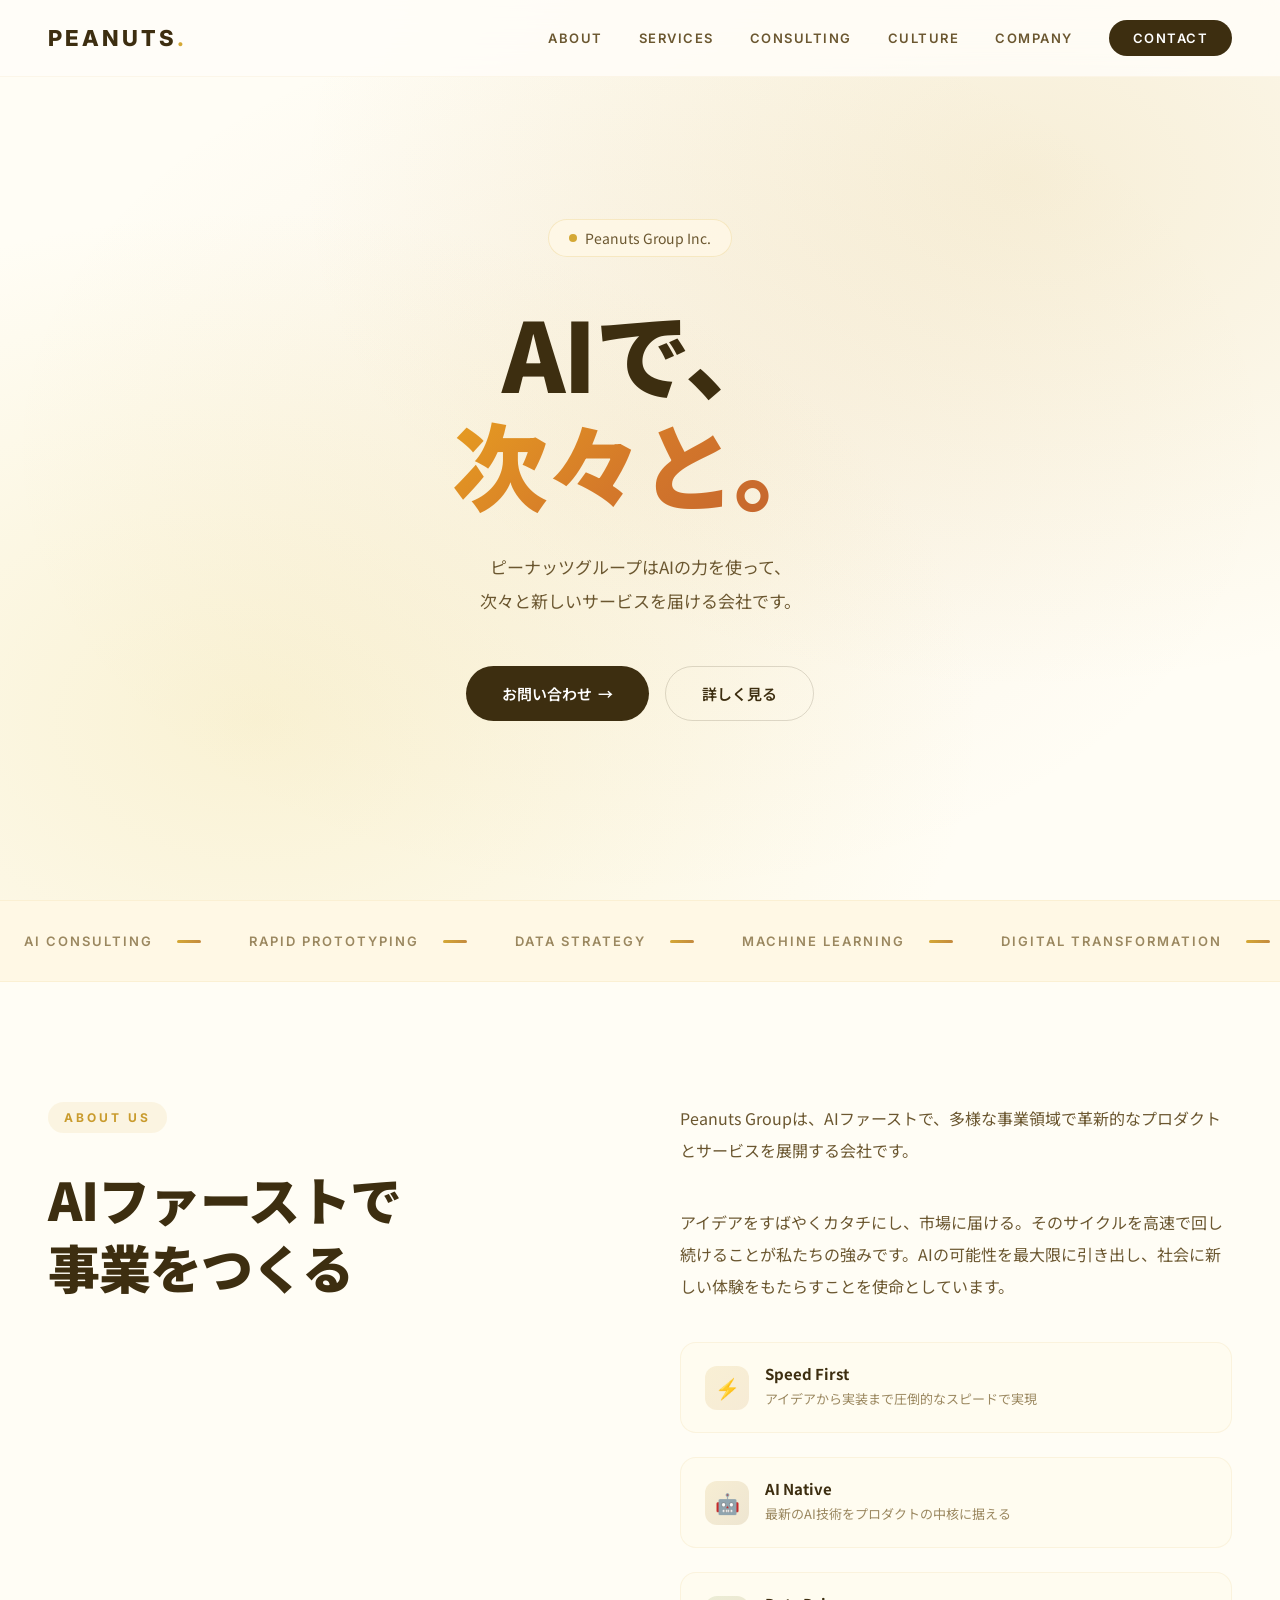
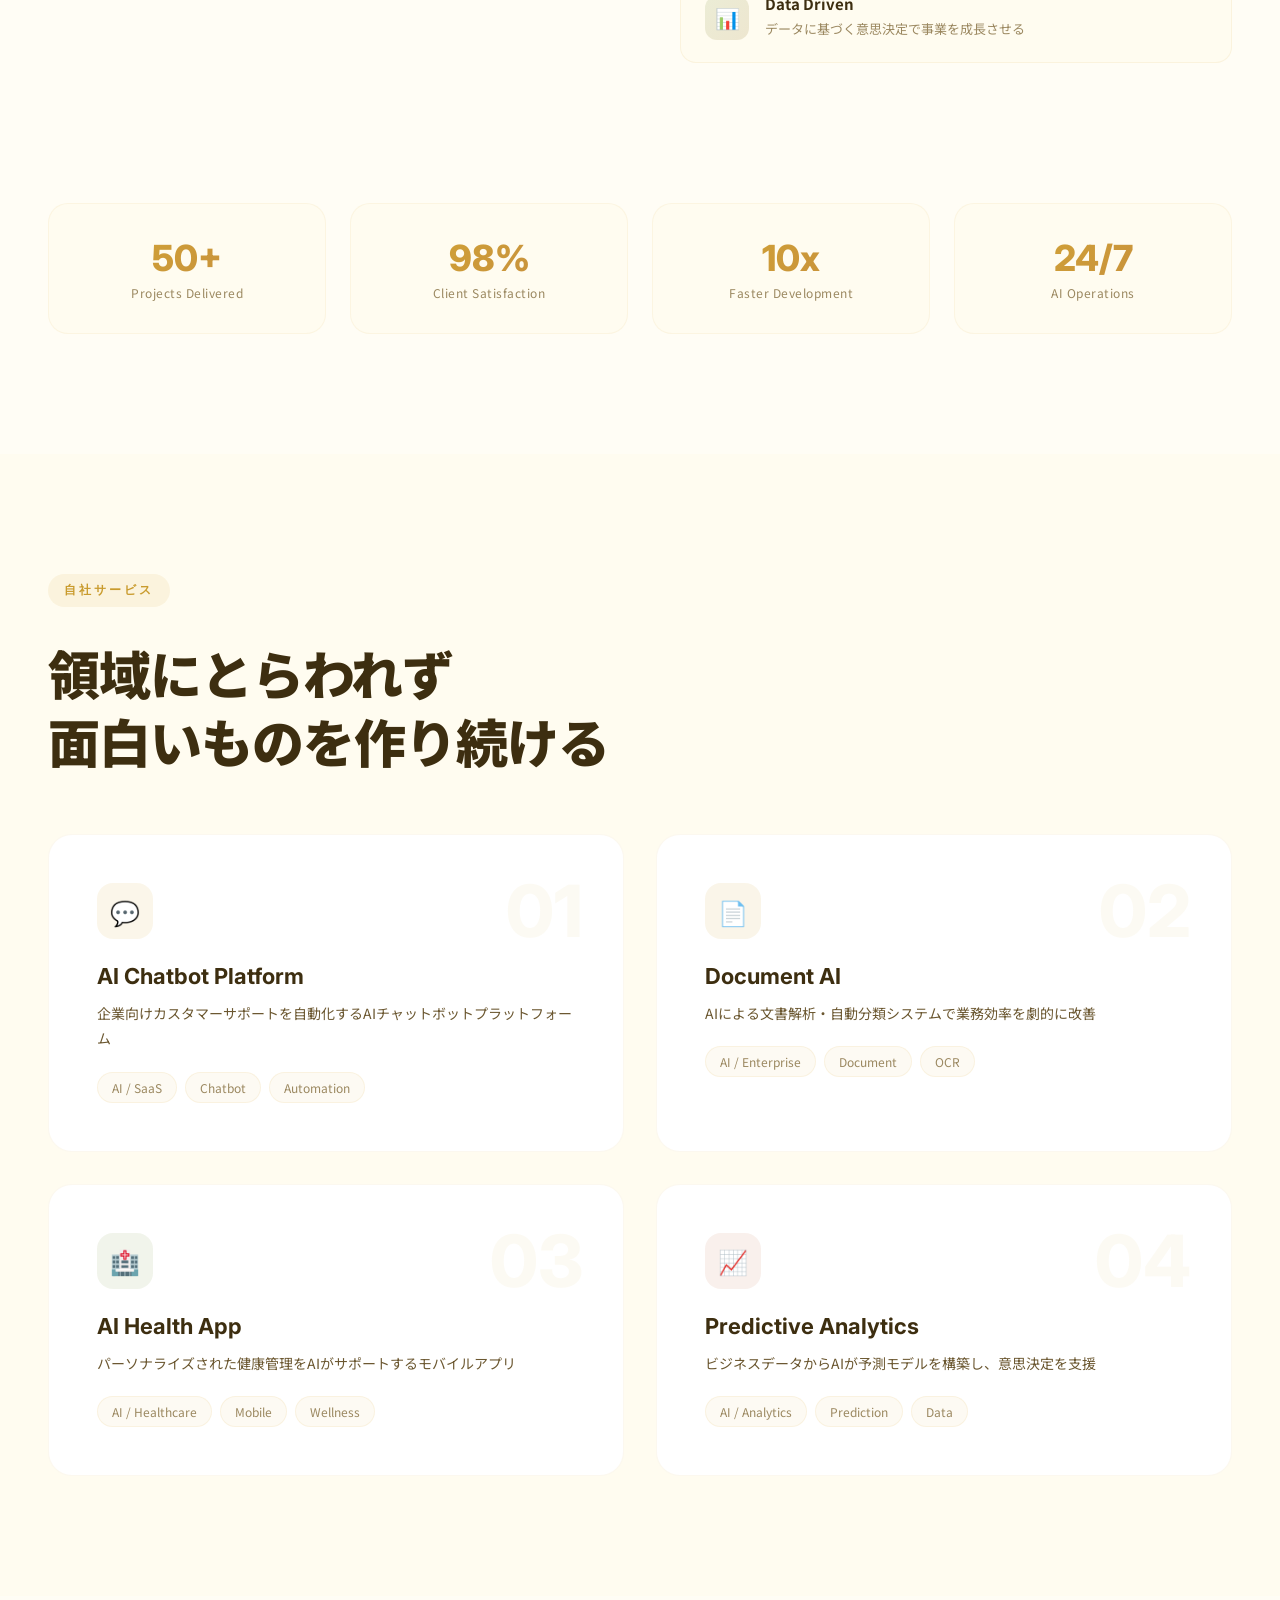
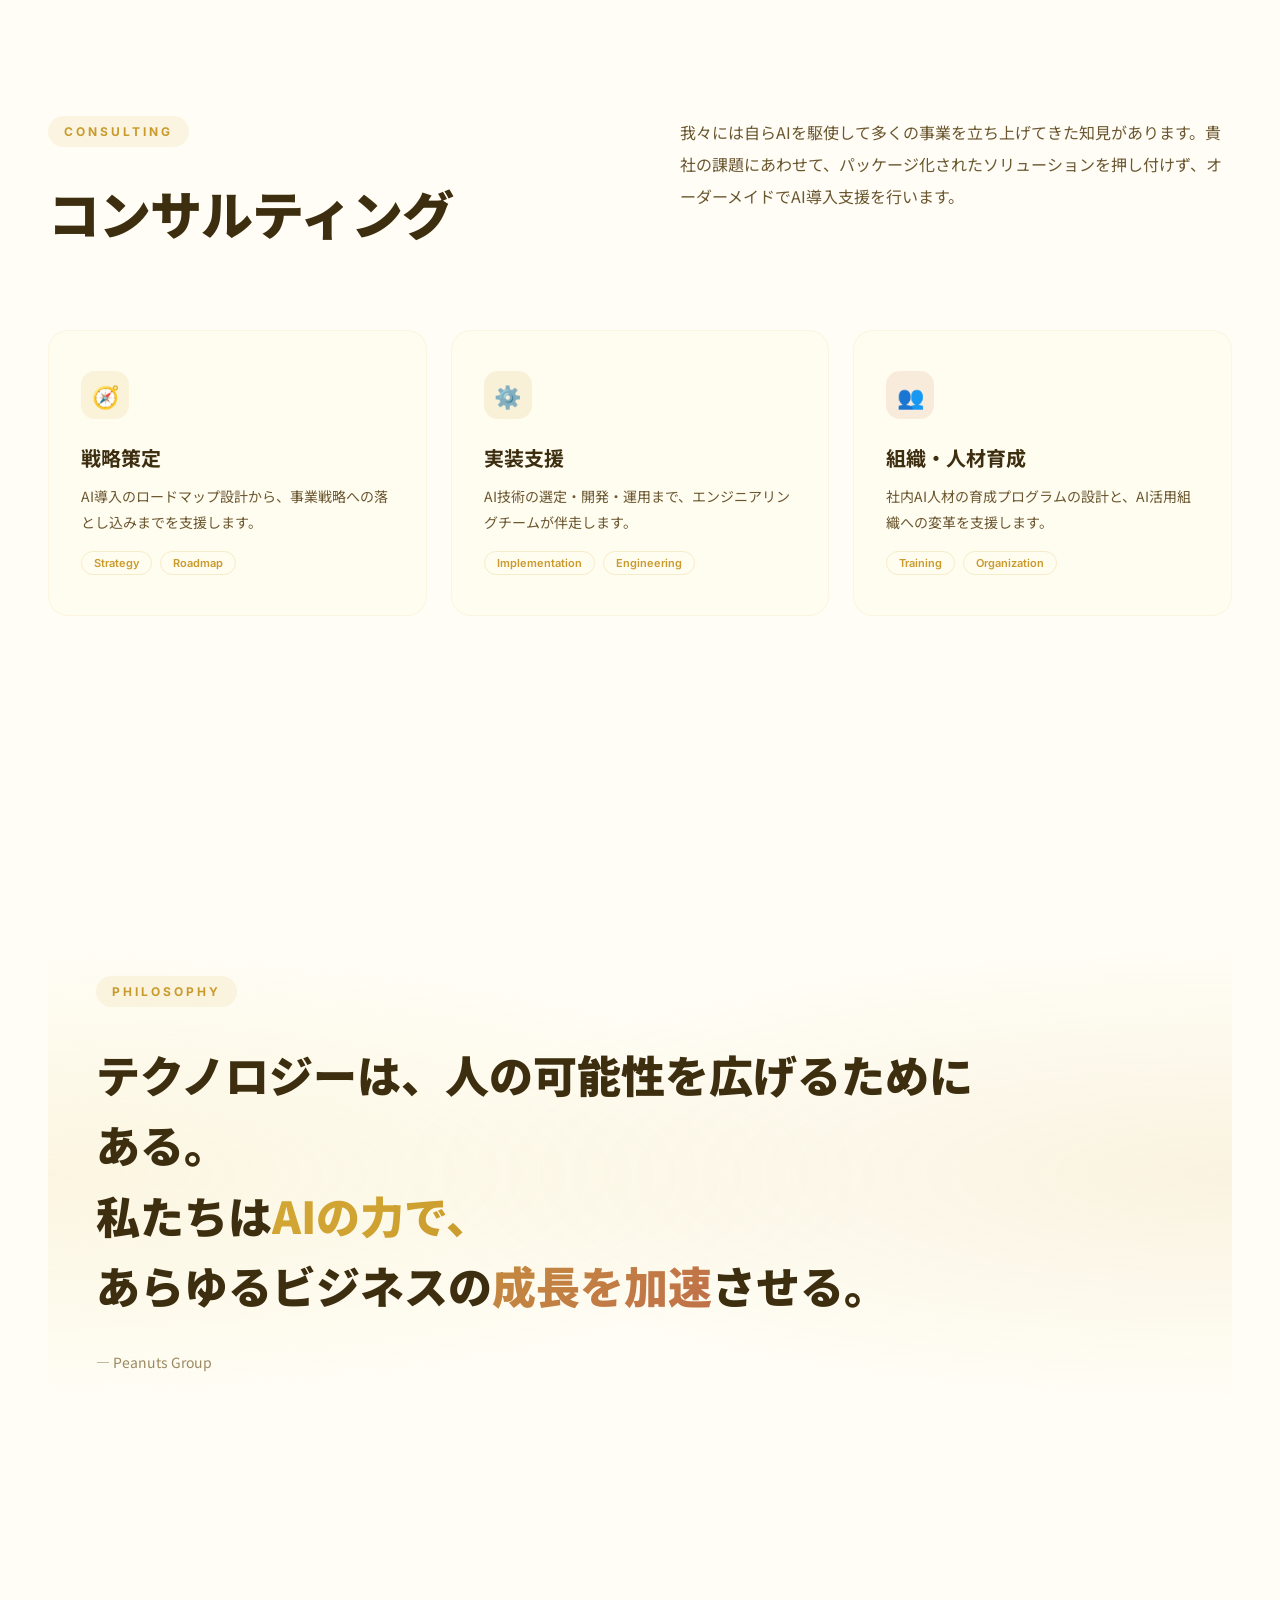
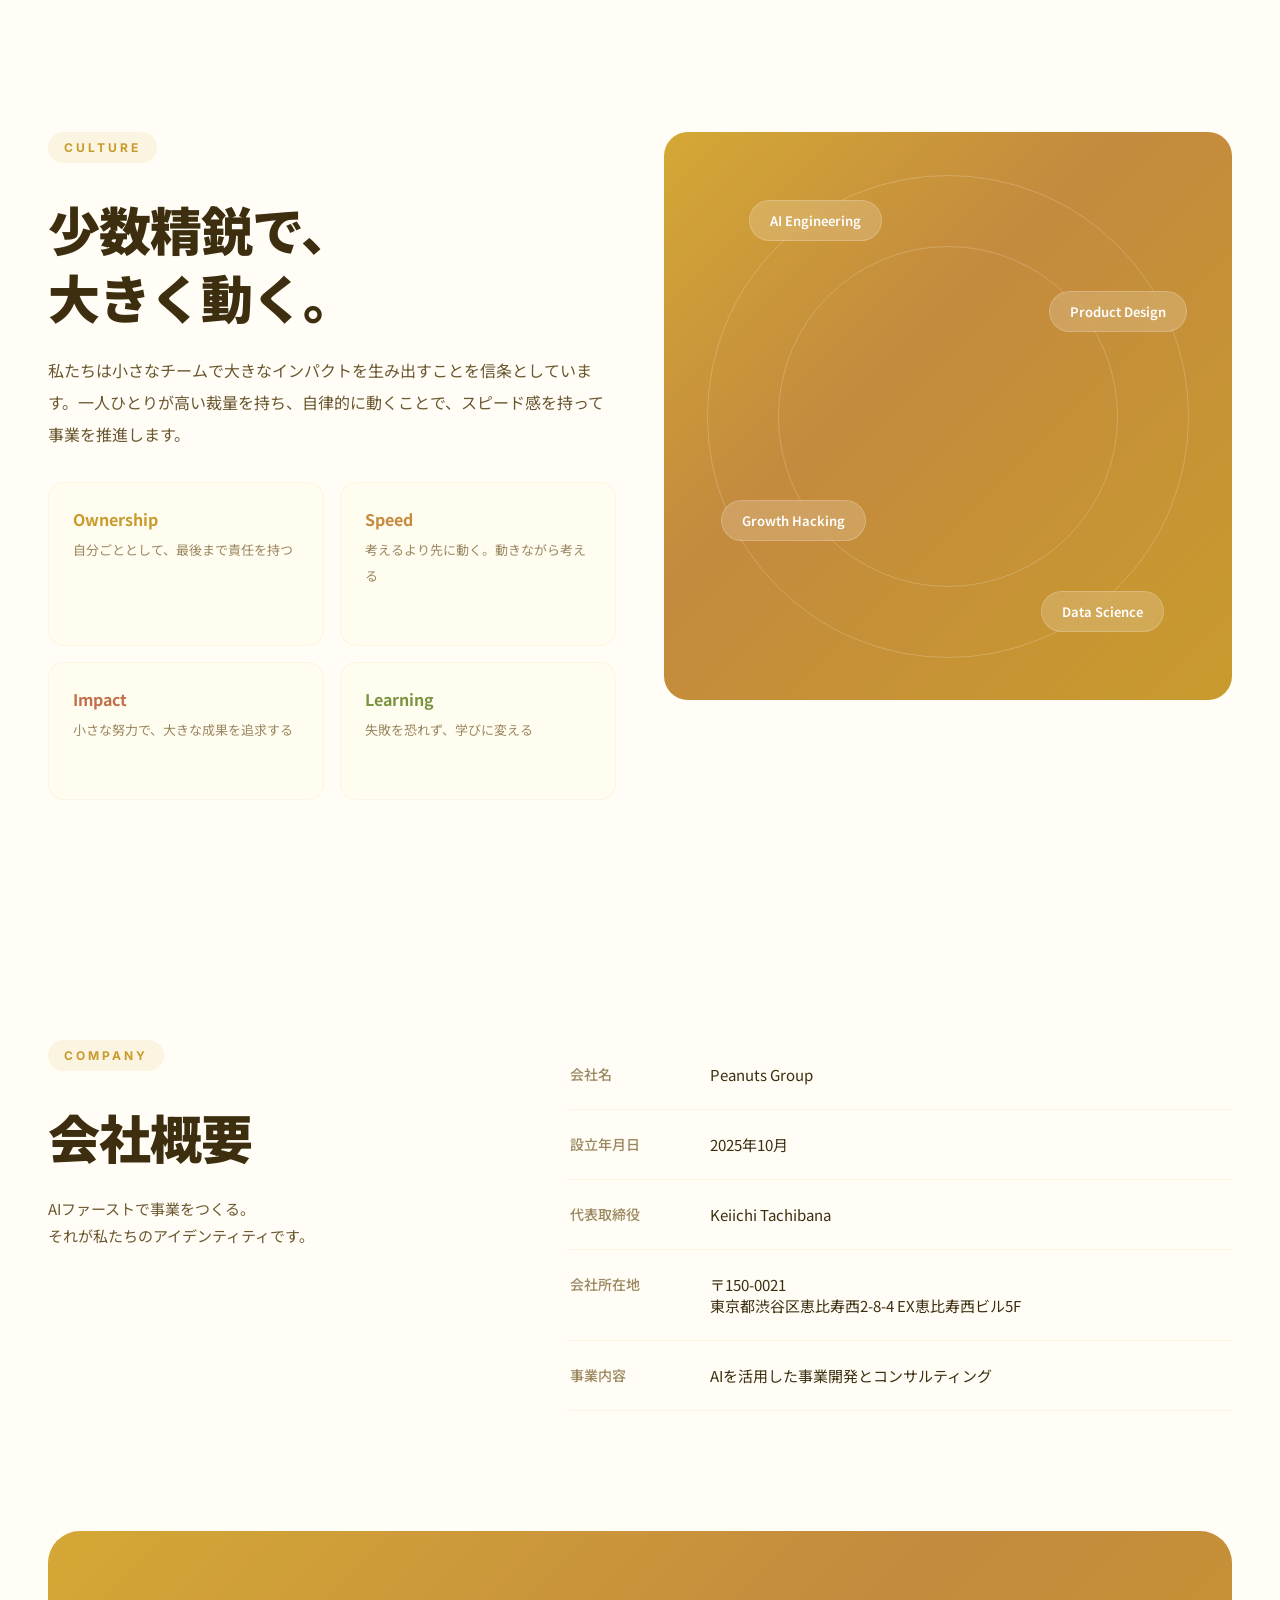
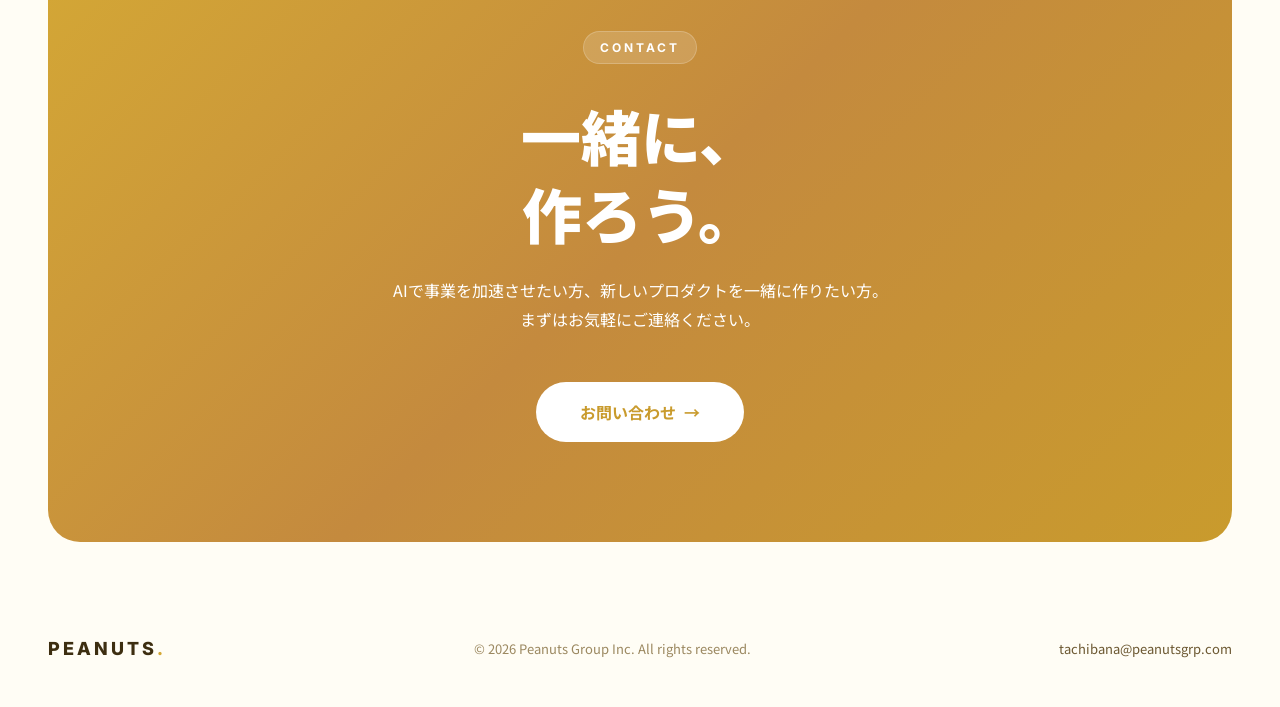
<file: index.html>
<!DOCTYPE html>
<html lang="ja">
<head>
    <meta charset="UTF-8">
    <meta name="viewport" content="width=device-width, initial-scale=1.0">
    <title>Peanuts Group | AIで、次々と。</title>
    <link rel="preconnect" href="https://fonts.googleapis.com">
    <link rel="preconnect" href="https://fonts.gstatic.com" crossorigin>
    <link href="https://fonts.googleapis.com/css2?family=Noto+Sans+JP:wght@400;500;700;900&family=Inter:wght@400;500;600;700;800&display=swap" rel="stylesheet">
    <style>
        /* ============================================
           PEANUTS SHELL COLOR PALETTE
           Primary: Sandy Gold #F2D06B, Mustard Yellow #E8C547
           Accent: Peanut Butter #DCA465, Roasted #CC9040
           Secondary: Warm Brown #A07830, Light Cream #FFFBE8
           Pop colors: Terracotta #D4845A, Olive Green #8BA64B
           ============================================ */

        :root {
            --peanut-gold: #D4A835;
            --peanut-amber: #C99B2D;
            --peanut-orange: #C48A3E;
            --peanut-brown: #8C6420;
            --peanut-light: #FFF8E5;
            --peanut-cream: #FFFCF0;
            --peanut-coral: #C0704A;
            --peanut-green: #7A9440;
            --peanut-warm-yellow: #E8D070;
            --peanut-deep-gold: #B07828;
            --text-dark: #3D2E10;
            --text-medium: #6B5730;
            --text-light: #9B8860;
            --bg-white: #FFFDF5;
        }

        * {
            margin: 0;
            padding: 0;
            box-sizing: border-box;
        }

        html {
            scroll-behavior: smooth;
        }

        body {
            font-family: 'Noto Sans JP', 'Inter', sans-serif;
            color: var(--text-dark);
            background: var(--bg-white);
            overflow-x: hidden;
        }

        /* ============ NAV ============ */
        nav {
            position: fixed;
            top: 0;
            left: 0;
            right: 0;
            z-index: 1000;
            padding: 20px 48px;
            display: flex;
            justify-content: space-between;
            align-items: center;
            background: rgba(255, 253, 248, 0.85);
            backdrop-filter: blur(20px);
            -webkit-backdrop-filter: blur(20px);
            border-bottom: 1px solid rgba(212, 168, 53, 0.08);
            transition: all 0.3s ease;
        }

        .nav-logo {
            font-family: 'Inter', sans-serif;
            font-weight: 800;
            font-size: 22px;
            letter-spacing: 3px;
            color: var(--text-dark);
            text-decoration: none;
        }

        .nav-logo span {
            color: var(--peanut-gold);
        }

        .nav-links {
            display: flex;
            gap: 36px;
            align-items: center;
        }

        .nav-links a {
            text-decoration: none;
            font-family: 'Inter', sans-serif;
            font-size: 13px;
            font-weight: 600;
            letter-spacing: 1.5px;
            color: var(--text-medium);
            transition: color 0.3s;
        }

        .nav-links a:hover {
            color: var(--peanut-gold);
        }

        .nav-contact {
            background: var(--text-dark) !important;
            color: #fff !important;
            padding: 10px 24px;
            border-radius: 100px;
            transition: all 0.3s !important;
        }

        .nav-contact:hover {
            background: var(--peanut-amber) !important;
            transform: translateY(-1px);
        }

        /* ============ HERO ============ */
        .hero {
            min-height: 100vh;
            display: flex;
            flex-direction: column;
            align-items: center;
            justify-content: center;
            text-align: center;
            padding: 120px 24px 80px;
            position: relative;
            background:
                radial-gradient(ellipse at 20% 80%, rgba(232, 208, 112, 0.25) 0%, transparent 50%),
                radial-gradient(ellipse at 80% 20%, rgba(201, 155, 45, 0.15) 0%, transparent 50%),
                radial-gradient(ellipse at 50% 50%, rgba(196, 138, 62, 0.08) 0%, transparent 70%),
                var(--bg-white);
        }

        .hero-badge {
            display: inline-flex;
            align-items: center;
            gap: 8px;
            padding: 8px 20px;
            border-radius: 100px;
            border: 1px solid rgba(212, 168, 53, 0.2);
            background: rgba(255, 248, 231, 0.8);
            font-size: 14px;
            color: var(--text-medium);
            margin-bottom: 40px;
        }

        .hero-badge::before {
            content: '';
            width: 8px;
            height: 8px;
            border-radius: 50%;
            background: var(--peanut-gold);
        }

        .hero h1 {
            font-size: clamp(48px, 8vw, 96px);
            font-weight: 900;
            line-height: 1.15;
            letter-spacing: -2px;
            margin-bottom: 32px;
        }

        .hero h1 .highlight {
            background: linear-gradient(135deg, #E8A020 0%, #D4782A 50%, #C06030 100%);
            -webkit-background-clip: text;
            -webkit-text-fill-color: transparent;
            background-clip: text;
        }

        .hero p {
            font-size: 17px;
            line-height: 2;
            color: var(--text-medium);
            max-width: 560px;
            margin-bottom: 48px;
        }

        .hero-buttons {
            display: flex;
            gap: 16px;
        }

        .btn-primary {
            display: inline-flex;
            align-items: center;
            gap: 8px;
            padding: 16px 36px;
            background: var(--text-dark);
            color: #fff;
            border: none;
            border-radius: 100px;
            font-size: 15px;
            font-weight: 600;
            cursor: pointer;
            transition: all 0.3s;
            text-decoration: none;
        }

        .btn-primary:hover {
            background: var(--peanut-amber);
            transform: translateY(-2px);
            box-shadow: 0 8px 24px rgba(201, 155, 45, 0.3);
        }

        .btn-secondary {
            display: inline-flex;
            align-items: center;
            padding: 16px 36px;
            background: transparent;
            color: var(--text-dark);
            border: 1.5px solid rgba(45, 31, 0, 0.15);
            border-radius: 100px;
            font-size: 15px;
            font-weight: 600;
            cursor: pointer;
            transition: all 0.3s;
            text-decoration: none;
        }

        .btn-secondary:hover {
            border-color: var(--peanut-gold);
            color: var(--peanut-amber);
            background: rgba(255, 248, 231, 0.5);
        }

        /* ============ TICKER ============ */
        .ticker-section {
            padding: 32px 0;
            overflow: hidden;
            border-top: 1px solid rgba(212, 168, 53, 0.1);
            border-bottom: 1px solid rgba(212, 168, 53, 0.1);
            background: var(--peanut-light);
        }

        .ticker-track {
            display: flex;
            animation: ticker 30s linear infinite;
            width: max-content;
        }

        .ticker-item {
            display: flex;
            align-items: center;
            gap: 24px;
            padding: 0 24px;
            white-space: nowrap;
            font-family: 'Inter', sans-serif;
            font-size: 13px;
            font-weight: 600;
            letter-spacing: 2px;
            color: var(--text-light);
        }

        .ticker-item::after {
            content: '';
            width: 24px;
            height: 3px;
            border-radius: 2px;
            background: linear-gradient(90deg, var(--peanut-gold), var(--peanut-orange));
        }

        @keyframes ticker {
            0% { transform: translateX(0); }
            100% { transform: translateX(-50%); }
        }

        /* ============ SECTION COMMON ============ */
        section {
            padding: 120px 48px;
        }

        .section-label {
            display: inline-block;
            font-family: 'Inter', sans-serif;
            font-size: 12px;
            font-weight: 700;
            letter-spacing: 3px;
            color: var(--peanut-amber);
            padding: 8px 16px;
            border-radius: 100px;
            background: rgba(212, 168, 53, 0.1);
            margin-bottom: 32px;
        }

        .section-title {
            font-size: clamp(32px, 5vw, 52px);
            font-weight: 900;
            line-height: 1.3;
            letter-spacing: -1px;
            margin-bottom: 24px;
        }

        /* ============ ABOUT ============ */
        .about {
            display: grid;
            grid-template-columns: 1fr 1fr;
            gap: 80px;
            align-items: start;
            max-width: 1280px;
            margin: 0 auto;
        }

        .about-right p {
            font-size: 16px;
            line-height: 2;
            color: var(--text-medium);
            margin-bottom: 40px;
        }

        .about-features {
            display: flex;
            flex-direction: column;
            gap: 24px;
        }

        .about-feature {
            display: flex;
            align-items: center;
            gap: 16px;
            padding: 20px 24px;
            border-radius: 16px;
            background: var(--peanut-cream);
            border: 1px solid rgba(212, 168, 53, 0.1);
            transition: all 0.3s;
        }

        .about-feature:hover {
            transform: translateX(4px);
            border-color: rgba(212, 168, 53, 0.3);
            box-shadow: 0 4px 16px rgba(212, 168, 53, 0.1);
        }

        .about-feature-icon {
            width: 44px;
            height: 44px;
            border-radius: 12px;
            display: flex;
            align-items: center;
            justify-content: center;
            font-size: 20px;
            flex-shrink: 0;
        }

        .about-feature:nth-child(1) .about-feature-icon {
            background: linear-gradient(135deg, rgba(212, 168, 53, 0.15), rgba(196, 138, 62, 0.15));
        }
        .about-feature:nth-child(2) .about-feature-icon {
            background: linear-gradient(135deg, rgba(201, 155, 45, 0.15), rgba(140, 100, 32, 0.15));
        }
        .about-feature:nth-child(3) .about-feature-icon {
            background: linear-gradient(135deg, rgba(122, 148, 64, 0.15), rgba(139, 105, 20, 0.15));
        }

        .about-feature h4 {
            font-size: 15px;
            font-weight: 700;
            margin-bottom: 2px;
        }

        .about-feature p {
            font-size: 13px;
            color: var(--text-light);
            margin: 0;
        }

        /* Stats */
        .stats-row {
            display: grid;
            grid-template-columns: repeat(4, 1fr);
            gap: 24px;
            margin-top: 60px;
            grid-column: 1 / -1;
        }

        .stat-card {
            text-align: center;
            padding: 32px 16px;
            border-radius: 20px;
            background: var(--peanut-cream);
            border: 1px solid rgba(212, 168, 53, 0.08);
        }

        .stat-number {
            font-family: 'Inter', sans-serif;
            font-size: 36px;
            font-weight: 800;
            background: linear-gradient(135deg, var(--peanut-gold), var(--peanut-orange));
            -webkit-background-clip: text;
            -webkit-text-fill-color: transparent;
            background-clip: text;
        }

        .stat-label {
            font-size: 12px;
            color: var(--text-light);
            margin-top: 4px;
            letter-spacing: 0.5px;
        }

        /* ============ SERVICES ============ */
        .services-section {
            background: var(--peanut-cream);
        }

        .services-header {
            max-width: 1280px;
            margin: 0 auto 60px;
        }

        .services-grid {
            display: grid;
            grid-template-columns: repeat(2, 1fr);
            gap: 32px;
            max-width: 1280px;
            margin: 0 auto;
        }

        .service-card {
            padding: 48px;
            border-radius: 24px;
            background: #fff;
            border: 1px solid rgba(212, 168, 53, 0.08);
            transition: all 0.4s;
            position: relative;
            overflow: hidden;
        }

        .service-card::before {
            content: '';
            position: absolute;
            top: 0;
            left: 0;
            right: 0;
            height: 3px;
            background: linear-gradient(90deg, var(--peanut-gold), var(--peanut-orange));
            opacity: 0;
            transition: opacity 0.4s;
        }

        .service-card:hover {
            transform: translateY(-4px);
            box-shadow: 0 16px 48px rgba(212, 168, 53, 0.12);
        }

        .service-card:hover::before {
            opacity: 1;
        }

        .service-icon {
            width: 56px;
            height: 56px;
            border-radius: 16px;
            display: flex;
            align-items: center;
            justify-content: center;
            font-size: 24px;
            margin-bottom: 24px;
        }

        .service-card:nth-child(1) .service-icon { background: rgba(212, 168, 53, 0.1); }
        .service-card:nth-child(2) .service-icon { background: rgba(201, 155, 45, 0.1); }
        .service-card:nth-child(3) .service-icon { background: rgba(122, 148, 64, 0.1); }
        .service-card:nth-child(4) .service-icon { background: rgba(192, 112, 74, 0.1); }

        .service-number {
            position: absolute;
            top: 32px;
            right: 40px;
            font-family: 'Inter', sans-serif;
            font-size: 72px;
            font-weight: 800;
            color: rgba(212, 168, 53, 0.06);
        }

        .service-card h3 {
            font-family: 'Inter', sans-serif;
            font-size: 22px;
            font-weight: 700;
            margin-bottom: 12px;
        }

        .service-card > p {
            font-size: 14px;
            line-height: 1.8;
            color: var(--text-medium);
            margin-bottom: 20px;
        }

        .service-tags {
            display: flex;
            gap: 8px;
            flex-wrap: wrap;
        }

        .service-tags span {
            font-size: 12px;
            padding: 6px 14px;
            border-radius: 100px;
            background: rgba(212, 168, 53, 0.06);
            color: var(--text-light);
            border: 1px solid rgba(212, 168, 53, 0.1);
        }

        /* ============ CONSULTING ============ */
        .consulting-section {
            max-width: 1280px;
            margin: 0 auto;
        }

        .consulting-top {
            display: grid;
            grid-template-columns: 1fr 1fr;
            gap: 80px;
            align-items: start;
            margin-bottom: 60px;
        }

        .consulting-top p {
            font-size: 16px;
            line-height: 2;
            color: var(--text-medium);
        }

        .consulting-grid {
            display: grid;
            grid-template-columns: repeat(3, 1fr);
            gap: 24px;
        }

        .consulting-card {
            padding: 40px 32px;
            border-radius: 20px;
            background: var(--peanut-cream);
            border: 1px solid rgba(212, 168, 53, 0.08);
            transition: all 0.3s;
        }

        .consulting-card:hover {
            transform: translateY(-4px);
            box-shadow: 0 12px 32px rgba(212, 168, 53, 0.1);
        }

        .consulting-card-icon {
            width: 48px;
            height: 48px;
            border-radius: 14px;
            display: flex;
            align-items: center;
            justify-content: center;
            font-size: 22px;
            margin-bottom: 24px;
        }

        .consulting-card:nth-child(1) .consulting-card-icon { background: rgba(212, 168, 53, 0.12); }
        .consulting-card:nth-child(2) .consulting-card-icon { background: rgba(201, 155, 45, 0.12); }
        .consulting-card:nth-child(3) .consulting-card-icon { background: rgba(192, 112, 74, 0.12); }

        .consulting-card h3 {
            font-size: 20px;
            font-weight: 700;
            margin-bottom: 12px;
        }

        .consulting-card > p {
            font-size: 14px;
            line-height: 1.8;
            color: var(--text-medium);
            margin-bottom: 16px;
        }

        .consulting-tags {
            display: flex;
            gap: 8px;
        }

        .consulting-tags span {
            font-family: 'Inter', sans-serif;
            font-size: 11px;
            font-weight: 600;
            padding: 4px 12px;
            border-radius: 100px;
            color: var(--peanut-amber);
            border: 1px solid rgba(212, 168, 53, 0.2);
        }

        /* ============ PHILOSOPHY ============ */
        .philosophy-section {
            text-align: left;
            max-width: 1280px;
            margin: 0 auto;
            padding: 120px 48px;
            background:
                radial-gradient(ellipse at 0% 50%, rgba(232, 208, 112, 0.15) 0%, transparent 50%),
                radial-gradient(ellipse at 100% 50%, rgba(201, 155, 45, 0.1) 0%, transparent 50%);
            border-radius: 32px;
        }

        .philosophy-text {
            font-size: clamp(28px, 4vw, 44px);
            font-weight: 900;
            line-height: 1.6;
            max-width: 900px;
        }

        .philosophy-text .gold {
            background: linear-gradient(135deg, var(--peanut-gold), var(--peanut-amber));
            -webkit-background-clip: text;
            -webkit-text-fill-color: transparent;
            background-clip: text;
        }

        .philosophy-text .orange {
            background: linear-gradient(135deg, var(--peanut-orange), var(--peanut-coral));
            -webkit-background-clip: text;
            -webkit-text-fill-color: transparent;
            background-clip: text;
        }

        .philosophy-credit {
            margin-top: 32px;
            font-size: 14px;
            color: var(--text-light);
        }

        /* ============ CULTURE ============ */
        .culture-section {
            max-width: 1280px;
            margin: 0 auto;
        }

        .culture-grid {
            display: grid;
            grid-template-columns: 1fr 1fr;
            gap: 48px;
            align-items: start;
        }

        .culture-left p {
            font-size: 16px;
            line-height: 2;
            color: var(--text-medium);
            margin-bottom: 32px;
        }

        .culture-values {
            display: grid;
            grid-template-columns: 1fr 1fr;
            gap: 16px;
        }

        .culture-value {
            padding: 24px;
            border-radius: 16px;
            background: var(--peanut-cream);
            border: 1px solid rgba(212, 168, 53, 0.08);
            transition: all 0.3s;
        }

        .culture-value:hover {
            border-color: rgba(212, 168, 53, 0.25);
        }

        .culture-value h4 {
            font-size: 16px;
            font-weight: 700;
            margin-bottom: 6px;
        }

        .culture-value:nth-child(1) h4 { color: var(--peanut-amber); }
        .culture-value:nth-child(2) h4 { color: var(--peanut-orange); }
        .culture-value:nth-child(3) h4 { color: var(--peanut-coral); }
        .culture-value:nth-child(4) h4 { color: var(--peanut-green); }

        .culture-value p {
            font-size: 13px;
            color: var(--text-light);
        }

        /* Culture orbit visual */
        .culture-orbit {
            aspect-ratio: 1;
            border-radius: 24px;
            background: linear-gradient(135deg, var(--peanut-gold) 0%, var(--peanut-orange) 40%, var(--peanut-amber) 100%);
            position: relative;
            display: flex;
            align-items: center;
            justify-content: center;
            overflow: hidden;
        }

        .orbit-ring {
            position: absolute;
            border: 1.5px solid rgba(255,255,255,0.2);
            border-radius: 50%;
        }

        .orbit-ring:nth-child(1) { width: 60%; height: 60%; }
        .orbit-ring:nth-child(2) { width: 85%; height: 85%; }

        .orbit-label {
            position: absolute;
            padding: 10px 20px;
            background: rgba(255,255,255,0.18);
            backdrop-filter: blur(8px);
            border-radius: 100px;
            color: #fff;
            font-size: 13px;
            font-weight: 600;
            border: 1px solid rgba(255,255,255,0.2);
        }

        .orbit-label:nth-child(3) { top: 12%; left: 15%; }
        .orbit-label:nth-child(4) { top: 28%; right: 8%; }
        .orbit-label:nth-child(5) { bottom: 28%; left: 10%; }
        .orbit-label:nth-child(6) { bottom: 12%; right: 12%; }

        /* ============ COMPANY ============ */
        .company-section {
            max-width: 1280px;
            margin: 0 auto;
        }

        .company-grid {
            display: grid;
            grid-template-columns: 1fr 1.5fr;
            gap: 80px;
            align-items: start;
        }

        .company-left p {
            font-size: 15px;
            line-height: 1.8;
            color: var(--text-medium);
        }

        .company-table {
            width: 100%;
        }

        .company-row {
            display: grid;
            grid-template-columns: 140px 1fr;
            padding: 24px 0;
            border-bottom: 1px solid rgba(212, 168, 53, 0.1);
            align-items: start;
        }

        .company-row dt {
            font-size: 14px;
            color: var(--text-light);
            font-weight: 500;
        }

        .company-row dd {
            font-size: 15px;
            color: var(--text-dark);
        }

        /* ============ CONTACT ============ */
        .contact-section {
            margin: 0 48px 48px;
            padding: 100px 48px;
            border-radius: 32px;
            background: linear-gradient(135deg, var(--peanut-gold) 0%, var(--peanut-orange) 50%, var(--peanut-amber) 100%);
            text-align: center;
            color: #fff;
        }

        .contact-label {
            display: inline-block;
            font-family: 'Inter', sans-serif;
            font-size: 12px;
            font-weight: 700;
            letter-spacing: 3px;
            padding: 8px 16px;
            border-radius: 100px;
            background: rgba(255, 255, 255, 0.15);
            border: 1px solid rgba(255, 255, 255, 0.2);
            margin-bottom: 32px;
        }

        .contact-title {
            font-size: clamp(36px, 5vw, 60px);
            font-weight: 900;
            line-height: 1.3;
            margin-bottom: 24px;
        }

        .contact-section p {
            font-size: 16px;
            line-height: 1.8;
            opacity: 0.9;
            max-width: 560px;
            margin: 0 auto 48px;
        }

        .btn-contact {
            display: inline-flex;
            align-items: center;
            gap: 8px;
            padding: 18px 44px;
            background: #fff;
            color: var(--peanut-amber);
            border: none;
            border-radius: 100px;
            font-size: 16px;
            font-weight: 700;
            cursor: pointer;
            transition: all 0.3s;
            text-decoration: none;
        }

        .btn-contact:hover {
            transform: translateY(-2px);
            box-shadow: 0 12px 32px rgba(0, 0, 0, 0.15);
        }

        /* ============ FOOTER ============ */
        footer {
            padding: 48px;
            display: flex;
            justify-content: space-between;
            align-items: center;
            color: var(--text-light);
            font-size: 13px;
        }

        footer a {
            color: var(--text-medium);
            text-decoration: none;
        }

        footer a:hover {
            color: var(--peanut-gold);
        }

        /* ============ ANIMATIONS ============ */
        .fade-up {
            opacity: 0;
            transform: translateY(32px);
            transition: all 0.8s cubic-bezier(0.16, 1, 0.3, 1);
        }

        .fade-up.visible {
            opacity: 1;
            transform: translateY(0);
        }

        /* ============ RESPONSIVE ============ */
        @media (max-width: 1024px) {
            section { padding: 80px 24px; }
            .about, .consulting-top, .culture-grid, .company-grid {
                grid-template-columns: 1fr;
                gap: 48px;
            }
            .consulting-grid {
                grid-template-columns: 1fr;
            }
            .services-grid {
                grid-template-columns: 1fr;
            }
            .stats-row {
                grid-template-columns: repeat(2, 1fr);
            }
        }

        @media (max-width: 768px) {
            nav {
                padding: 16px 20px;
            }
            .nav-links {
                display: none;
            }
            section { padding: 64px 20px; }
            .hero { padding: 100px 20px 60px; }
            .hero-buttons { flex-direction: column; align-items: center; }
            .culture-values { grid-template-columns: 1fr; }
            .contact-section { margin: 0 16px 16px; padding: 64px 24px; }
            footer { flex-direction: column; gap: 16px; text-align: center; }
            .philosophy-section { padding: 64px 24px; border-radius: 20px; }
        }
    </style>
</head>
<body>

<!-- NAV -->
<nav>
    <a href="#" class="nav-logo">PEANUTS<span>.</span></a>
    <div class="nav-links">
        <a href="#about">ABOUT</a>
        <a href="#services">SERVICES</a>
        <a href="#consulting">CONSULTING</a>
        <a href="#culture">CULTURE</a>
        <a href="#company">COMPANY</a>
        <a href="#contact" class="nav-contact">CONTACT</a>
    </div>
</nav>

<!-- HERO -->
<section class="hero">
    <div class="hero-badge">Peanuts Group Inc.</div>
    <h1>AIで、<br><span class="highlight">次々と。</span></h1>
    <p>ピーナッツグループはAIの力を使って、<br>次々と新しいサービスを届ける会社です。</p>
    <div class="hero-buttons">
        <a href="#contact" class="btn-primary">お問い合わせ &nbsp;→</a>
        <a href="#about" class="btn-secondary">詳しく見る</a>
    </div>
</section>

<!-- TICKER -->
<div class="ticker-section">
    <div class="ticker-track">
        <div class="ticker-item">AI CONSULTING</div>
        <div class="ticker-item">RAPID PROTOTYPING</div>
        <div class="ticker-item">DATA STRATEGY</div>
        <div class="ticker-item">MACHINE LEARNING</div>
        <div class="ticker-item">DIGITAL TRANSFORMATION</div>
        <div class="ticker-item">GROWTH ENGINEERING</div>
        <div class="ticker-item">AI CONSULTING</div>
        <div class="ticker-item">RAPID PROTOTYPING</div>
        <div class="ticker-item">DATA STRATEGY</div>
        <div class="ticker-item">MACHINE LEARNING</div>
        <div class="ticker-item">DIGITAL TRANSFORMATION</div>
        <div class="ticker-item">GROWTH ENGINEERING</div>
    </div>
</div>

<!-- ABOUT -->
<section id="about">
    <div class="about">
        <div class="about-left fade-up">
            <div class="section-label">ABOUT US</div>
            <h2 class="section-title">AIファーストで<br>事業をつくる</h2>
        </div>
        <div class="about-right fade-up">
            <p>Peanuts Groupは、AIファーストで、多様な事業領域で革新的なプロダクトとサービスを展開する会社です。</p>
            <p>アイデアをすばやくカタチにし、市場に届ける。そのサイクルを高速で回し続けることが私たちの強みです。AIの可能性を最大限に引き出し、社会に新しい体験をもたらすことを使命としています。</p>
            <div class="about-features">
                <div class="about-feature">
                    <div class="about-feature-icon">⚡</div>
                    <div>
                        <h4>Speed First</h4>
                        <p>アイデアから実装まで圧倒的なスピードで実現</p>
                    </div>
                </div>
                <div class="about-feature">
                    <div class="about-feature-icon">🤖</div>
                    <div>
                        <h4>AI Native</h4>
                        <p>最新のAI技術をプロダクトの中核に据える</p>
                    </div>
                </div>
                <div class="about-feature">
                    <div class="about-feature-icon">📊</div>
                    <div>
                        <h4>Data Driven</h4>
                        <p>データに基づく意思決定で事業を成長させる</p>
                    </div>
                </div>
            </div>
        </div>
        <div class="stats-row fade-up">
            <div class="stat-card">
                <div class="stat-number">50+</div>
                <div class="stat-label">Projects Delivered</div>
            </div>
            <div class="stat-card">
                <div class="stat-number">98%</div>
                <div class="stat-label">Client Satisfaction</div>
            </div>
            <div class="stat-card">
                <div class="stat-number">10x</div>
                <div class="stat-label">Faster Development</div>
            </div>
            <div class="stat-card">
                <div class="stat-number">24/7</div>
                <div class="stat-label">AI Operations</div>
            </div>
        </div>
    </div>
</section>

<!-- SERVICES -->
<section id="services" class="services-section">
    <div class="services-header fade-up">
        <div class="section-label">自社サービス</div>
        <h2 class="section-title">領域にとらわれず<br>面白いものを作り続ける</h2>
    </div>
    <div class="services-grid">
        <div class="service-card fade-up">
            <div class="service-icon">💬</div>
            <div class="service-number">01</div>
            <h3>AI Chatbot Platform</h3>
            <p>企業向けカスタマーサポートを自動化するAIチャットボットプラットフォーム</p>
            <div class="service-tags">
                <span>AI / SaaS</span><span>Chatbot</span><span>Automation</span>
            </div>
        </div>
        <div class="service-card fade-up">
            <div class="service-icon">📄</div>
            <div class="service-number">02</div>
            <h3>Document AI</h3>
            <p>AIによる文書解析・自動分類システムで業務効率を劇的に改善</p>
            <div class="service-tags">
                <span>AI / Enterprise</span><span>Document</span><span>OCR</span>
            </div>
        </div>
        <div class="service-card fade-up">
            <div class="service-icon">🏥</div>
            <div class="service-number">03</div>
            <h3>AI Health App</h3>
            <p>パーソナライズされた健康管理をAIがサポートするモバイルアプリ</p>
            <div class="service-tags">
                <span>AI / Healthcare</span><span>Mobile</span><span>Wellness</span>
            </div>
        </div>
        <div class="service-card fade-up">
            <div class="service-icon">📈</div>
            <div class="service-number">04</div>
            <h3>Predictive Analytics</h3>
            <p>ビジネスデータからAIが予測モデルを構築し、意思決定を支援</p>
            <div class="service-tags">
                <span>AI / Analytics</span><span>Prediction</span><span>Data</span>
            </div>
        </div>
    </div>
</section>

<!-- CONSULTING -->
<section id="consulting">
    <div class="consulting-section">
        <div class="consulting-top">
            <div class="fade-up">
                <div class="section-label">CONSULTING</div>
                <h2 class="section-title">コンサルティング</h2>
            </div>
            <p class="fade-up">我々には自らAIを駆使して多くの事業を立ち上げてきた知見があります。貴社の課題にあわせて、パッケージ化されたソリューションを押し付けず、オーダーメイドでAI導入支援を行います。</p>
        </div>
        <div class="consulting-grid">
            <div class="consulting-card fade-up">
                <div class="consulting-card-icon">🧭</div>
                <h3>戦略策定</h3>
                <p>AI導入のロードマップ設計から、事業戦略への落とし込みまでを支援します。</p>
                <div class="consulting-tags">
                    <span>Strategy</span><span>Roadmap</span>
                </div>
            </div>
            <div class="consulting-card fade-up">
                <div class="consulting-card-icon">⚙️</div>
                <h3>実装支援</h3>
                <p>AI技術の選定・開発・運用まで、エンジニアリングチームが伴走します。</p>
                <div class="consulting-tags">
                    <span>Implementation</span><span>Engineering</span>
                </div>
            </div>
            <div class="consulting-card fade-up">
                <div class="consulting-card-icon">👥</div>
                <h3>組織・人材育成</h3>
                <p>社内AI人材の育成プログラムの設計と、AI活用組織への変革を支援します。</p>
                <div class="consulting-tags">
                    <span>Training</span><span>Organization</span>
                </div>
            </div>
        </div>
    </div>
</section>

<!-- PHILOSOPHY -->
<section>
    <div class="philosophy-section fade-up">
        <div class="section-label">PHILOSOPHY</div>
        <div class="philosophy-text">
            テクノロジーは、人の可能性を広げるためにある。<br>
            私たちは<span class="gold">AIの力で、</span><br>
            あらゆるビジネスの<span class="orange">成長を加速</span>させる。
        </div>
        <div class="philosophy-credit">— Peanuts Group</div>
    </div>
</section>

<!-- CULTURE -->
<section id="culture">
    <div class="culture-section">
        <div class="culture-grid">
            <div class="culture-left fade-up">
                <div class="section-label">CULTURE</div>
                <h2 class="section-title">少数精鋭で、<br>大きく動く。</h2>
                <p>私たちは小さなチームで大きなインパクトを生み出すことを信条としています。一人ひとりが高い裁量を持ち、自律的に動くことで、スピード感を持って事業を推進します。</p>
                <div class="culture-values">
                    <div class="culture-value">
                        <h4>Ownership</h4>
                        <p>自分ごととして、最後まで責任を持つ</p>
                    </div>
                    <div class="culture-value">
                        <h4>Speed</h4>
                        <p>考えるより先に動く。動きながら考える</p>
                    </div>
                    <div class="culture-value">
                        <h4>Impact</h4>
                        <p>小さな努力で、大きな成果を追求する</p>
                    </div>
                    <div class="culture-value">
                        <h4>Learning</h4>
                        <p>失敗を恐れず、学びに変える</p>
                    </div>
                </div>
            </div>
            <div class="culture-orbit fade-up">
                <div class="orbit-ring"></div>
                <div class="orbit-ring"></div>
                <div class="orbit-label">AI Engineering</div>
                <div class="orbit-label">Product Design</div>
                <div class="orbit-label">Growth Hacking</div>
                <div class="orbit-label">Data Science</div>
            </div>
        </div>
    </div>
</section>

<!-- COMPANY -->
<section id="company">
    <div class="company-section">
        <div class="company-grid">
            <div class="company-left fade-up">
                <div class="section-label">COMPANY</div>
                <h2 class="section-title">会社概要</h2>
                <p>AIファーストで事業をつくる。<br>それが私たちのアイデンティティです。</p>
            </div>
            <div class="company-table fade-up">
                <dl>
                    <div class="company-row">
                        <dt>会社名</dt>
                        <dd>Peanuts Group</dd>
                    </div>
                    <div class="company-row">
                        <dt>設立年月日</dt>
                        <dd>2025年10月</dd>
                    </div>
                    <div class="company-row">
                        <dt>代表取締役</dt>
                        <dd>Keiichi Tachibana</dd>
                    </div>
                    <div class="company-row">
                        <dt>会社所在地</dt>
                        <dd>〒150-0021<br>東京都渋谷区恵比寿西2-8-4 EX恵比寿西ビル5F</dd>
                    </div>
                    <div class="company-row">
                        <dt>事業内容</dt>
                        <dd>AIを活用した事業開発とコンサルティング</dd>
                    </div>
                </dl>
            </div>
        </div>
    </div>
</section>

<!-- CONTACT -->
<div id="contact" class="contact-section">
    <div class="contact-label">CONTACT</div>
    <h2 class="contact-title fade-up">一緒に、<br>作ろう。</h2>
    <p class="fade-up">AIで事業を加速させたい方、新しいプロダクトを一緒に作りたい方。<br>まずはお気軽にご連絡ください。</p>
    <a href="mailto:tachibana@peanutsgrp.com" class="btn-contact fade-up">お問い合わせ &nbsp;→</a>
</div>

<!-- FOOTER -->
<footer>
    <span class="nav-logo" style="font-size:18px;">PEANUTS<span style="color:var(--peanut-gold)">.</span></span>
    <span>&copy; 2026 Peanuts Group Inc. All rights reserved.</span>
    <a href="mailto:tachibana@peanutsgrp.com">tachibana@peanutsgrp.com</a>
</footer>

<script>
    // Intersection Observer for fade-up animations
    const observer = new IntersectionObserver((entries) => {
        entries.forEach(entry => {
            if (entry.isIntersecting) {
                entry.target.classList.add('visible');
            }
        });
    }, { threshold: 0.1, rootMargin: '0px 0px -40px 0px' });

    document.querySelectorAll('.fade-up').forEach(el => observer.observe(el));

    // Nav scroll effect
    window.addEventListener('scroll', () => {
        const nav = document.querySelector('nav');
        if (window.scrollY > 50) {
            nav.style.boxShadow = '0 4px 24px rgba(212, 168, 53, 0.06)';
        } else {
            nav.style.boxShadow = 'none';
        }
    });
</script>

</body>
</html>
</file>
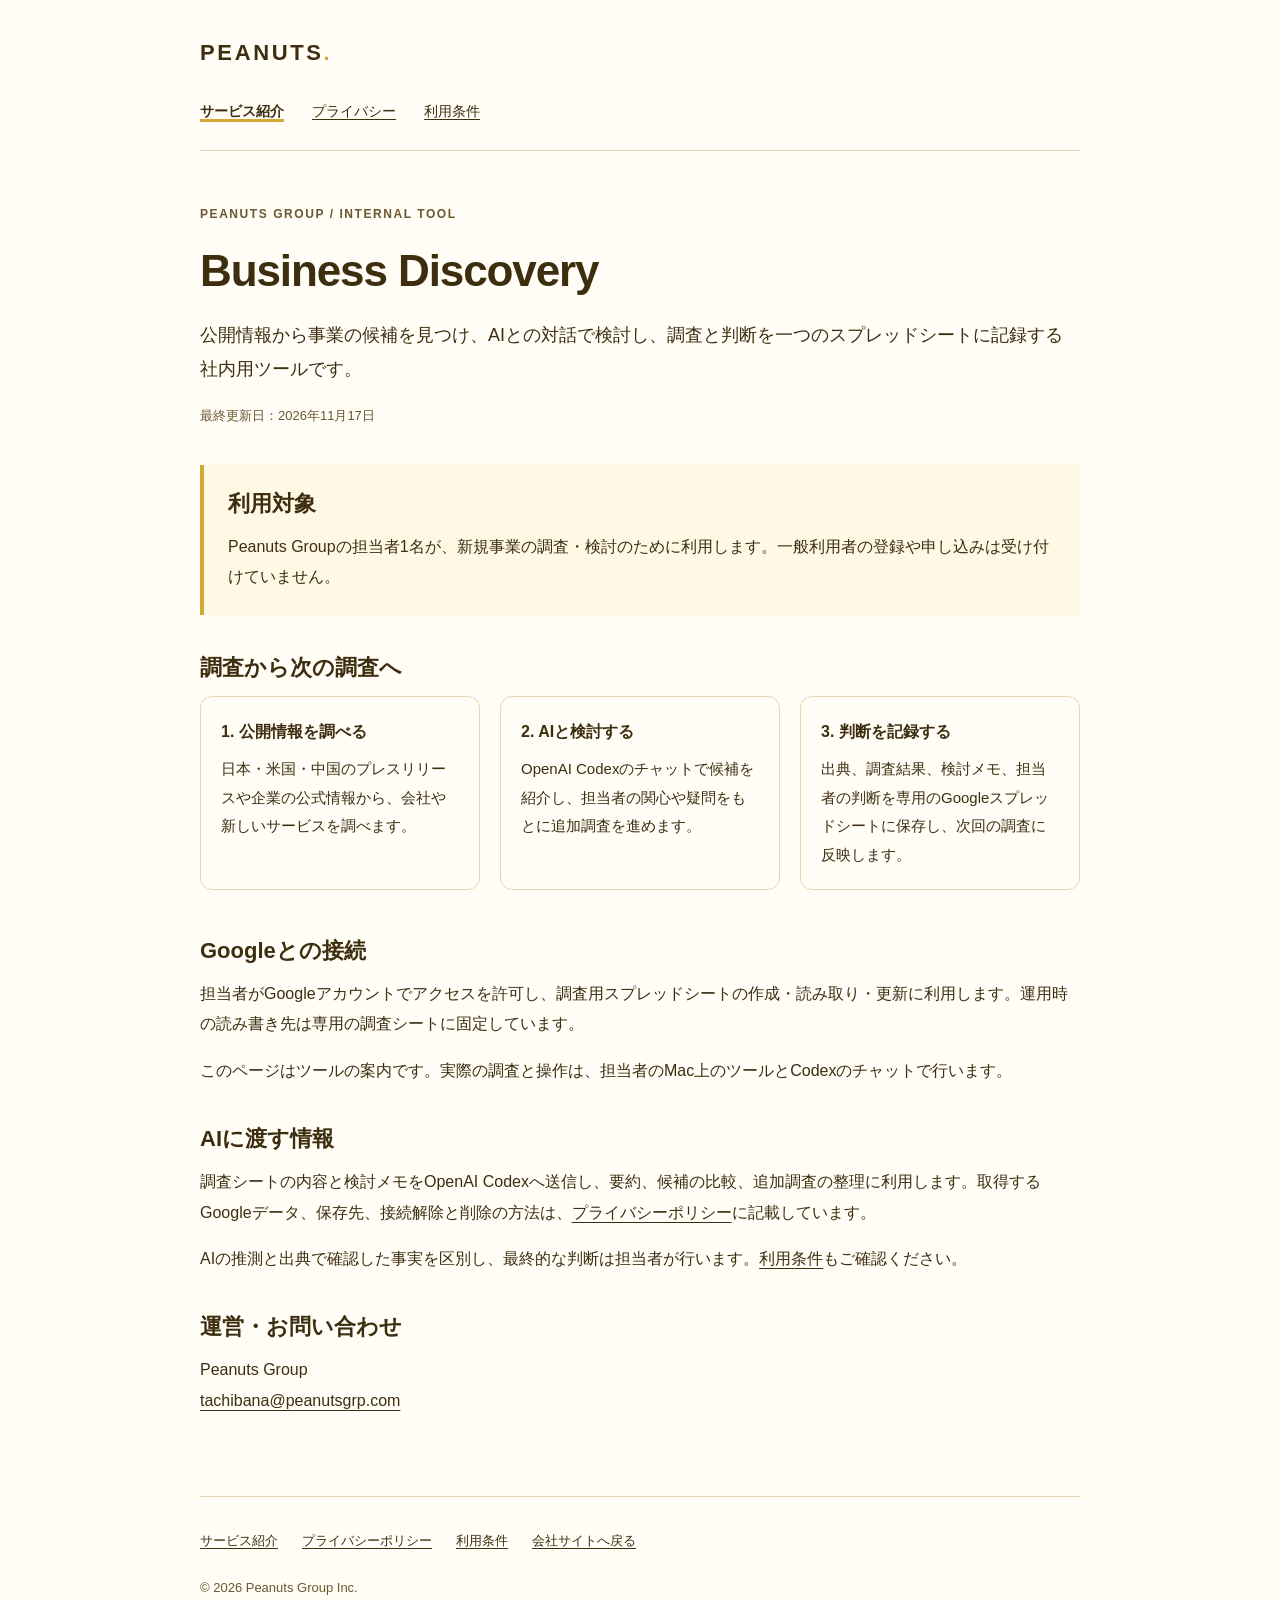
<file: business-discovery/index.html>
<!DOCTYPE html>
<html lang="ja">
<head>
    <meta charset="UTF-8">
    <meta name="viewport" content="width=device-width, initial-scale=1.0">
    <meta name="description" content="Peanuts Groupの社内用新規事業調査ツール、Business Discoveryの機能とデータの利用について。">
    <title>Business Discovery | Peanuts Group</title>
    <link rel="stylesheet" href="style.css">
</head>
<body>
    <a class="skip-link" href="#main">本文へ移動</a>
    <header class="site-header">
        <a class="brand" href="/" aria-label="Peanuts Group 会社サイトへ">PEANUTS<span>.</span></a>
        <nav aria-label="Business Discoveryの案内">
            <a href="index.html" aria-current="page">サービス紹介</a>
            <a href="privacy.html">プライバシー</a>
            <a href="terms.html">利用条件</a>
        </nav>
    </header>
    <main id="main">
        <article>
            <p class="eyebrow">PEANUTS GROUP / INTERNAL TOOL</p>
            <h1>Business Discovery</h1>
            <p class="lead">公開情報から事業の候補を見つけ、AIとの対話で検討し、調査と判断を一つのスプレッドシートに記録する社内用ツールです。</p>
            <p class="updated">最終更新日：<time datetime="2026-11-17">2026年11月17日</time></p>

            <section class="notice" aria-labelledby="users">
                <h2 id="users">利用対象</h2>
                <p>Peanuts Groupの担当者1名が、新規事業の調査・検討のために利用します。一般利用者の登録や申し込みは受け付けていません。</p>
            </section>

            <section aria-labelledby="workflow">
                <h2 id="workflow">調査から次の調査へ</h2>
                <ol class="steps">
                    <li><strong>1. 公開情報を調べる</strong><p>日本・米国・中国のプレスリリースや企業の公式情報から、会社や新しいサービスを調べます。</p></li>
                    <li><strong>2. AIと検討する</strong><p>OpenAI Codexのチャットで候補を紹介し、担当者の関心や疑問をもとに追加調査を進めます。</p></li>
                    <li><strong>3. 判断を記録する</strong><p>出典、調査結果、検討メモ、担当者の判断を専用のGoogleスプレッドシートに保存し、次回の調査に反映します。</p></li>
                </ol>
            </section>

            <section aria-labelledby="google">
                <h2 id="google">Googleとの接続</h2>
                <p>担当者がGoogleアカウントでアクセスを許可し、調査用スプレッドシートの作成・読み取り・更新に利用します。運用時の読み書き先は専用の調査シートに固定しています。</p>
                <p>このページはツールの案内です。実際の調査と操作は、担当者のMac上のツールとCodexのチャットで行います。</p>
            </section>

            <section aria-labelledby="data">
                <h2 id="data">AIに渡す情報</h2>
                <p>調査シートの内容と検討メモをOpenAI Codexへ送信し、要約、候補の比較、追加調査の整理に利用します。取得するGoogleデータ、保存先、接続解除と削除の方法は、<a href="privacy.html">プライバシーポリシー</a>に記載しています。</p>
                <p>AIの推測と出典で確認した事実を区別し、最終的な判断は担当者が行います。<a href="terms.html">利用条件</a>もご確認ください。</p>
            </section>

            <section aria-labelledby="contact">
                <h2 id="contact">運営・お問い合わせ</h2>
                <p>Peanuts Group<br><a href="mailto:tachibana@peanutsgrp.com">tachibana@peanutsgrp.com</a></p>
            </section>
        </article>
    </main>
    <footer class="site-footer">
        <nav aria-label="関連ページ">
            <a href="index.html">サービス紹介</a><a href="privacy.html">プライバシーポリシー</a><a href="terms.html">利用条件</a><a href="/">会社サイトへ戻る</a>
        </nav>
        <p>&copy; 2026 Peanuts Group Inc.</p>
    </footer>
</body>
</html>
</file>
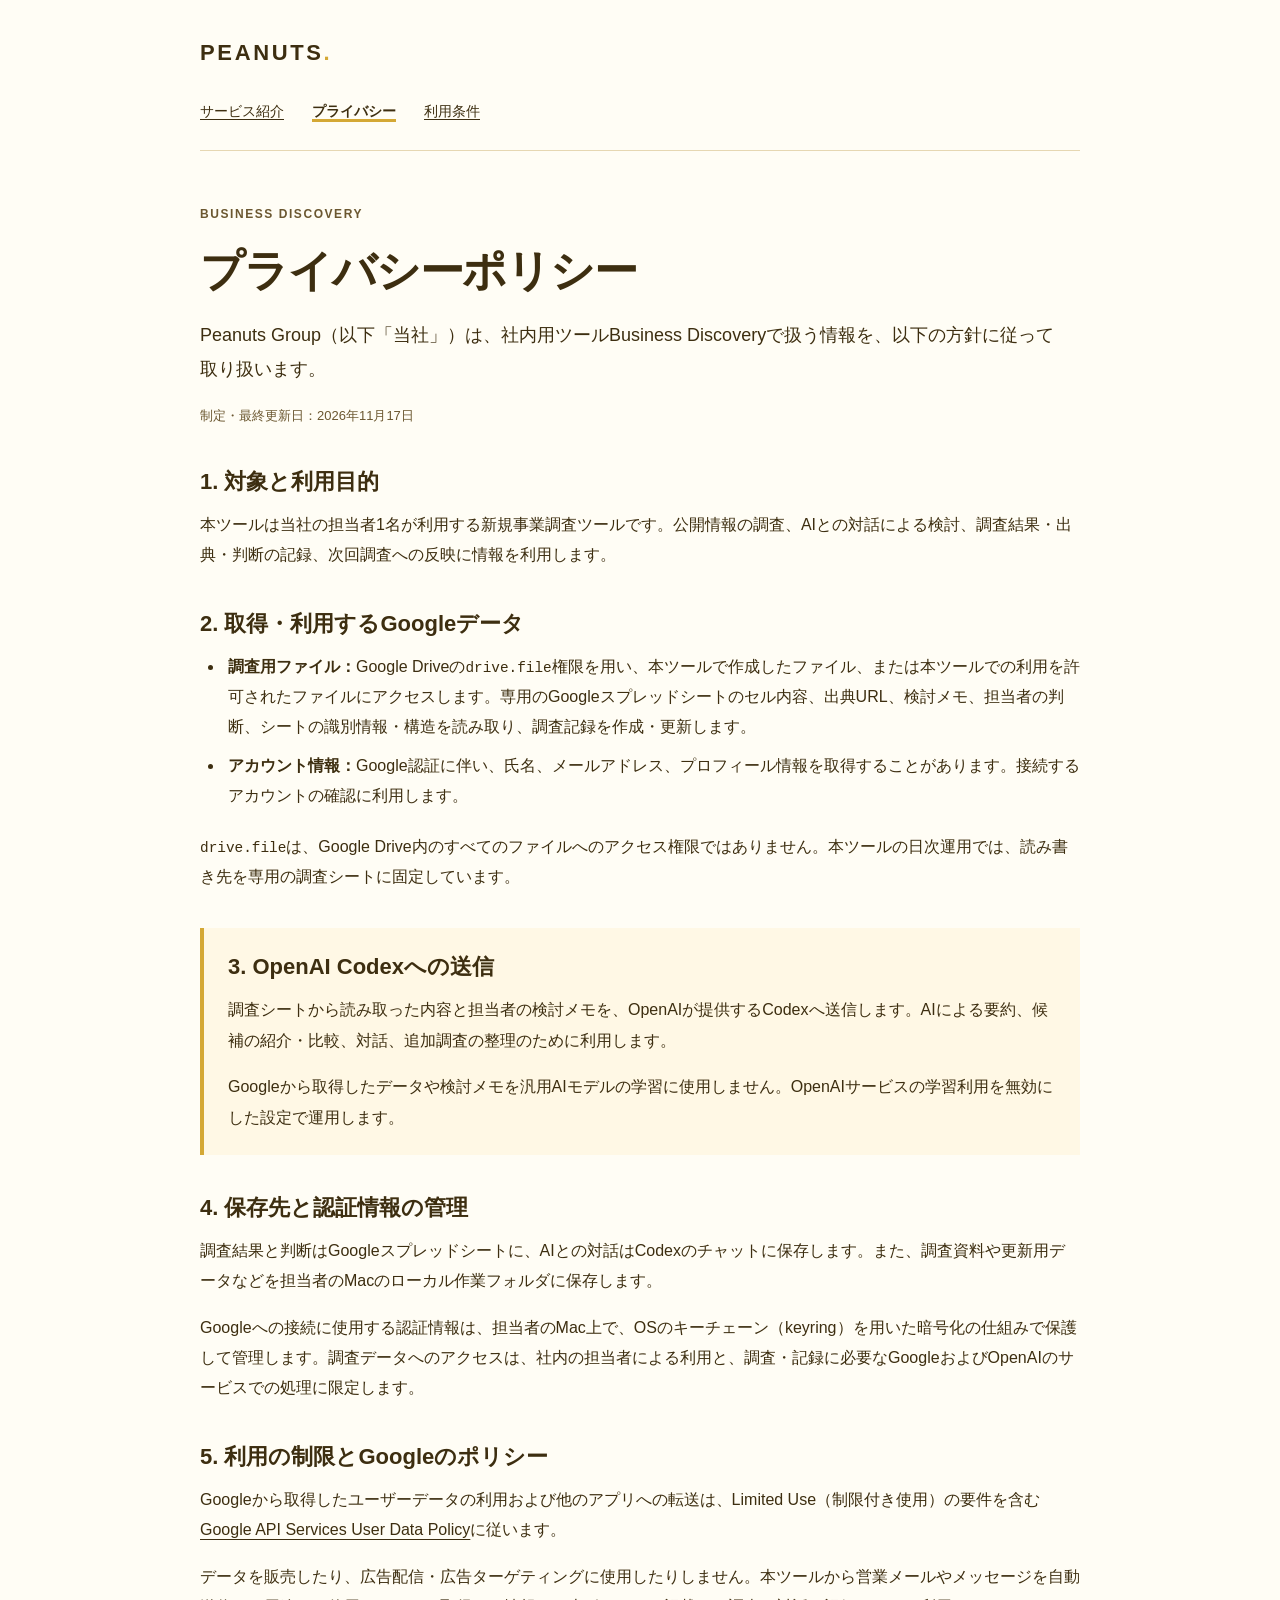
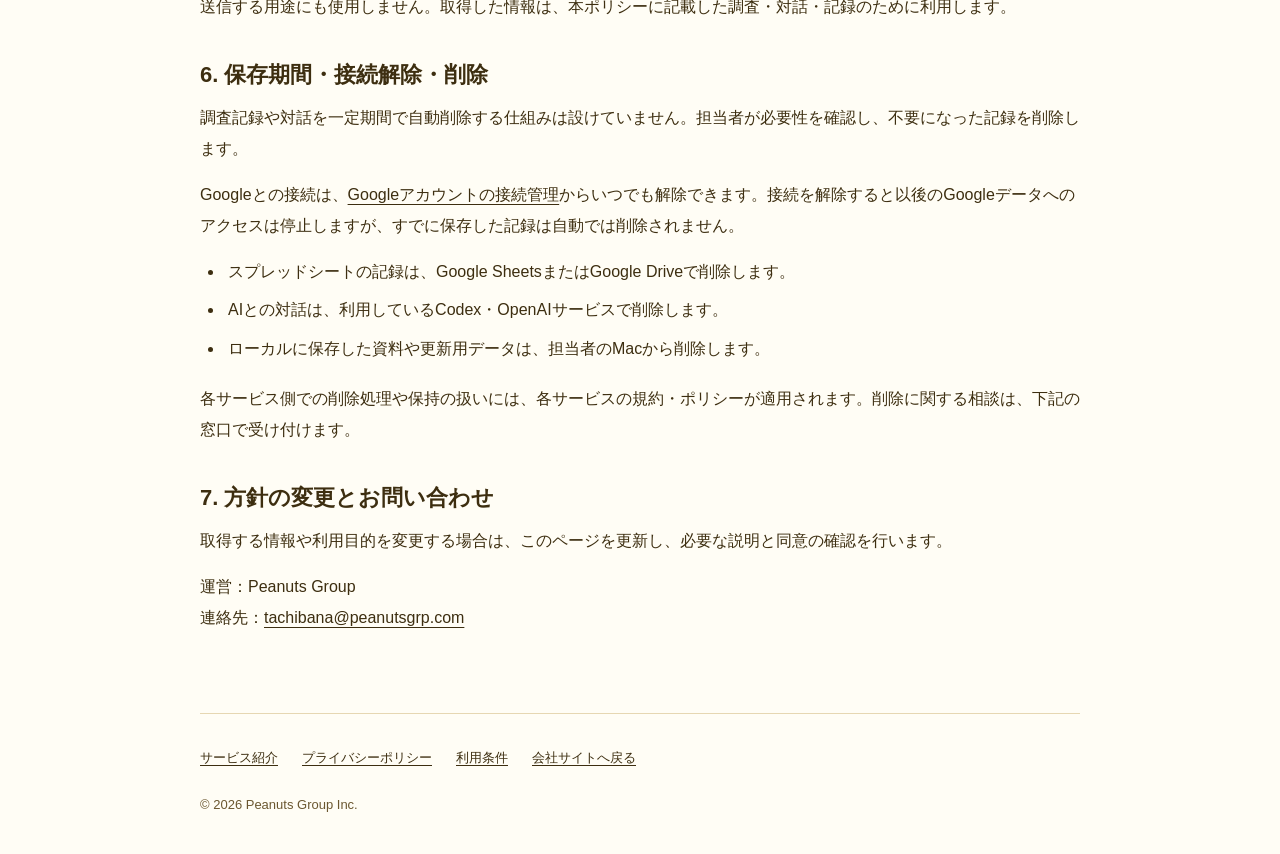
<file: business-discovery/privacy.html>
<!DOCTYPE html>
<html lang="ja">
<head>
    <meta charset="UTF-8">
    <meta name="viewport" content="width=device-width, initial-scale=1.0">
    <meta name="description" content="Business Discoveryが取得するGoogleデータ、AIへの送信、保存、接続解除と削除について。">
    <title>プライバシーポリシー | Business Discovery | Peanuts Group</title>
    <link rel="stylesheet" href="style.css">
</head>
<body>
    <a class="skip-link" href="#main">本文へ移動</a>
    <header class="site-header">
        <a class="brand" href="/" aria-label="Peanuts Group 会社サイトへ">PEANUTS<span>.</span></a>
        <nav aria-label="Business Discoveryの案内">
            <a href="index.html">サービス紹介</a><a href="privacy.html" aria-current="page">プライバシー</a><a href="terms.html">利用条件</a>
        </nav>
    </header>
    <main id="main">
        <article>
            <p class="eyebrow">BUSINESS DISCOVERY</p>
            <h1>プライバシーポリシー</h1>
            <p class="lead">Peanuts Group（以下「当社」）は、社内用ツールBusiness Discoveryで扱う情報を、以下の方針に従って取り扱います。</p>
            <p class="updated">制定・最終更新日：<time datetime="2026-11-17">2026年11月17日</time></p>

            <section aria-labelledby="scope">
                <h2 id="scope">1. 対象と利用目的</h2>
                <p>本ツールは当社の担当者1名が利用する新規事業調査ツールです。公開情報の調査、AIとの対話による検討、調査結果・出典・判断の記録、次回調査への反映に情報を利用します。</p>
            </section>

            <section aria-labelledby="access">
                <h2 id="access">2. 取得・利用するGoogleデータ</h2>
                <ul>
                    <li><strong>調査用ファイル：</strong>Google Driveの<code>drive.file</code>権限を用い、本ツールで作成したファイル、または本ツールでの利用を許可されたファイルにアクセスします。専用のGoogleスプレッドシートのセル内容、出典URL、検討メモ、担当者の判断、シートの識別情報・構造を読み取り、調査記録を作成・更新します。</li>
                    <li><strong>アカウント情報：</strong>Google認証に伴い、氏名、メールアドレス、プロフィール情報を取得することがあります。接続するアカウントの確認に利用します。</li>
                </ul>
                <p><code>drive.file</code>は、Google Drive内のすべてのファイルへのアクセス権限ではありません。本ツールの日次運用では、読み書き先を専用の調査シートに固定しています。</p>
            </section>

            <section class="notice" aria-labelledby="ai">
                <h2 id="ai">3. OpenAI Codexへの送信</h2>
                <p>調査シートから読み取った内容と担当者の検討メモを、OpenAIが提供するCodexへ送信します。AIによる要約、候補の紹介・比較、対話、追加調査の整理のために利用します。</p>
                <p>Googleから取得したデータや検討メモを汎用AIモデルの学習に使用しません。OpenAIサービスの学習利用を無効にした設定で運用します。</p>
            </section>

            <section aria-labelledby="storage">
                <h2 id="storage">4. 保存先と認証情報の管理</h2>
                <p>調査結果と判断はGoogleスプレッドシートに、AIとの対話はCodexのチャットに保存します。また、調査資料や更新用データなどを担当者のMacのローカル作業フォルダに保存します。</p>
                <p>Googleへの接続に使用する認証情報は、担当者のMac上で、OSのキーチェーン（keyring）を用いた暗号化の仕組みで保護して管理します。調査データへのアクセスは、社内の担当者による利用と、調査・記録に必要なGoogleおよびOpenAIのサービスでの処理に限定します。</p>
            </section>

            <section aria-labelledby="limits">
                <h2 id="limits">5. 利用の制限とGoogleのポリシー</h2>
                <p>Googleから取得したユーザーデータの利用および他のアプリへの転送は、Limited Use（制限付き使用）の要件を含む<a href="https://developers.google.com/terms/api-services-user-data-policy">Google API Services User Data Policy</a>に従います。</p>
                <p>データを販売したり、広告配信・広告ターゲティングに使用したりしません。本ツールから営業メールやメッセージを自動送信する用途にも使用しません。取得した情報は、本ポリシーに記載した調査・対話・記録のために利用します。</p>
            </section>

            <section aria-labelledby="delete">
                <h2 id="delete">6. 保存期間・接続解除・削除</h2>
                <p>調査記録や対話を一定期間で自動削除する仕組みは設けていません。担当者が必要性を確認し、不要になった記録を削除します。</p>
                <p>Googleとの接続は、<a href="https://myaccount.google.com/connections">Googleアカウントの接続管理</a>からいつでも解除できます。接続を解除すると以後のGoogleデータへのアクセスは停止しますが、すでに保存した記録は自動では削除されません。</p>
                <ul>
                    <li>スプレッドシートの記録は、Google SheetsまたはGoogle Driveで削除します。</li>
                    <li>AIとの対話は、利用しているCodex・OpenAIサービスで削除します。</li>
                    <li>ローカルに保存した資料や更新用データは、担当者のMacから削除します。</li>
                </ul>
                <p>各サービス側での削除処理や保持の扱いには、各サービスの規約・ポリシーが適用されます。削除に関する相談は、下記の窓口で受け付けます。</p>
            </section>

            <section aria-labelledby="changes">
                <h2 id="changes">7. 方針の変更とお問い合わせ</h2>
                <p>取得する情報や利用目的を変更する場合は、このページを更新し、必要な説明と同意の確認を行います。</p>
                <p>運営：Peanuts Group<br>連絡先：<a href="mailto:tachibana@peanutsgrp.com">tachibana@peanutsgrp.com</a></p>
            </section>
        </article>
    </main>
    <footer class="site-footer">
        <nav aria-label="関連ページ"><a href="index.html">サービス紹介</a><a href="privacy.html">プライバシーポリシー</a><a href="terms.html">利用条件</a><a href="/">会社サイトへ戻る</a></nav>
        <p>&copy; 2026 Peanuts Group Inc.</p>
    </footer>
</body>
</html>
</file>
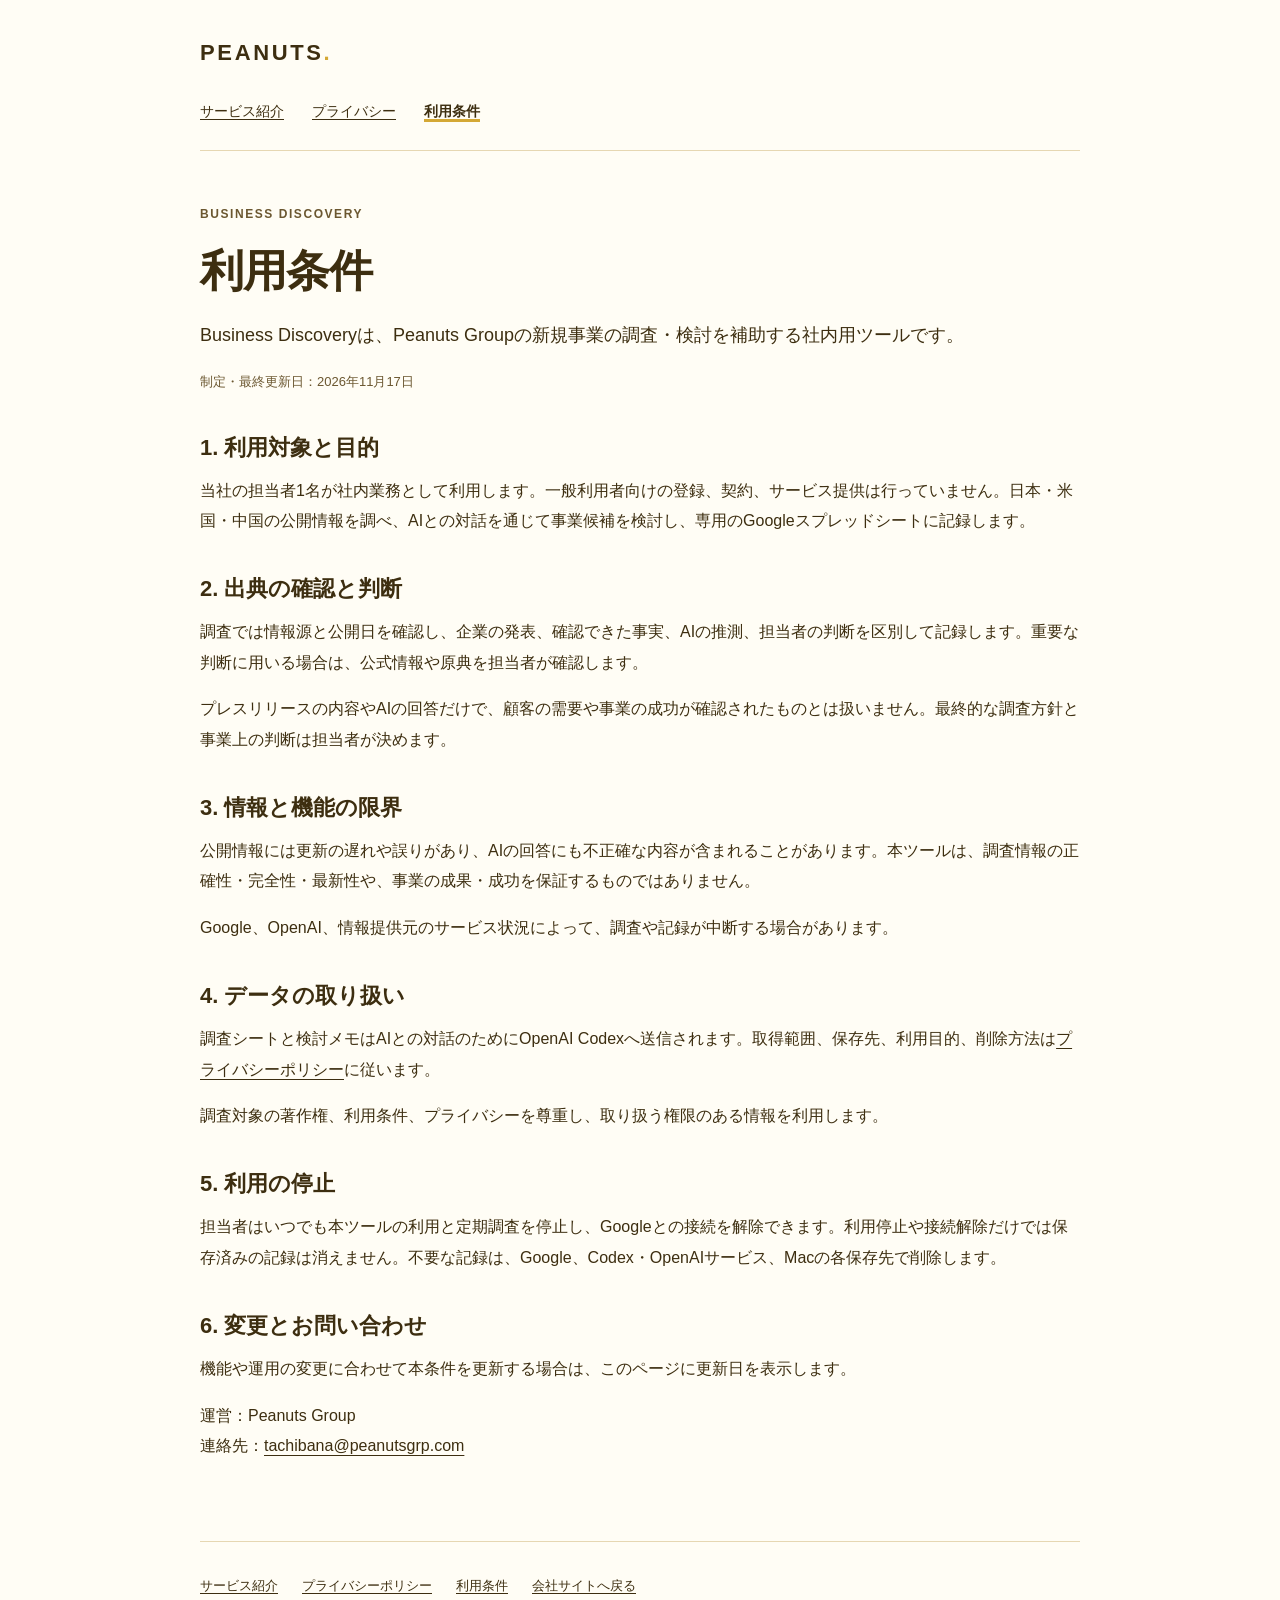
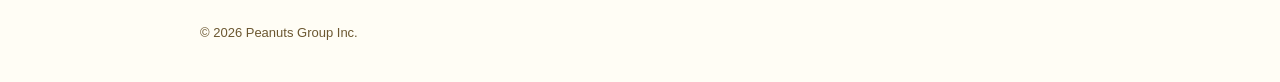
<file: business-discovery/terms.html>
<!DOCTYPE html>
<html lang="ja">
<head>
    <meta charset="UTF-8">
    <meta name="viewport" content="width=device-width, initial-scale=1.0">
    <meta name="description" content="社内用新規事業調査ツールBusiness Discoveryの利用対象、調査情報の確認、利用停止について。">
    <title>利用条件 | Business Discovery | Peanuts Group</title>
    <link rel="stylesheet" href="style.css">
</head>
<body>
    <a class="skip-link" href="#main">本文へ移動</a>
    <header class="site-header">
        <a class="brand" href="/" aria-label="Peanuts Group 会社サイトへ">PEANUTS<span>.</span></a>
        <nav aria-label="Business Discoveryの案内"><a href="index.html">サービス紹介</a><a href="privacy.html">プライバシー</a><a href="terms.html" aria-current="page">利用条件</a></nav>
    </header>
    <main id="main">
        <article>
            <p class="eyebrow">BUSINESS DISCOVERY</p>
            <h1>利用条件</h1>
            <p class="lead">Business Discoveryは、Peanuts Groupの新規事業の調査・検討を補助する社内用ツールです。</p>
            <p class="updated">制定・最終更新日：<time datetime="2026-11-17">2026年11月17日</time></p>

            <section aria-labelledby="users">
                <h2 id="users">1. 利用対象と目的</h2>
                <p>当社の担当者1名が社内業務として利用します。一般利用者向けの登録、契約、サービス提供は行っていません。日本・米国・中国の公開情報を調べ、AIとの対話を通じて事業候補を検討し、専用のGoogleスプレッドシートに記録します。</p>
            </section>

            <section aria-labelledby="sources">
                <h2 id="sources">2. 出典の確認と判断</h2>
                <p>調査では情報源と公開日を確認し、企業の発表、確認できた事実、AIの推測、担当者の判断を区別して記録します。重要な判断に用いる場合は、公式情報や原典を担当者が確認します。</p>
                <p>プレスリリースの内容やAIの回答だけで、顧客の需要や事業の成功が確認されたものとは扱いません。最終的な調査方針と事業上の判断は担当者が決めます。</p>
            </section>

            <section aria-labelledby="limitations">
                <h2 id="limitations">3. 情報と機能の限界</h2>
                <p>公開情報には更新の遅れや誤りがあり、AIの回答にも不正確な内容が含まれることがあります。本ツールは、調査情報の正確性・完全性・最新性や、事業の成果・成功を保証するものではありません。</p>
                <p>Google、OpenAI、情報提供元のサービス状況によって、調査や記録が中断する場合があります。</p>
            </section>

            <section aria-labelledby="data">
                <h2 id="data">4. データの取り扱い</h2>
                <p>調査シートと検討メモはAIとの対話のためにOpenAI Codexへ送信されます。取得範囲、保存先、利用目的、削除方法は<a href="privacy.html">プライバシーポリシー</a>に従います。</p>
                <p>調査対象の著作権、利用条件、プライバシーを尊重し、取り扱う権限のある情報を利用します。</p>
            </section>

            <section aria-labelledby="stop">
                <h2 id="stop">5. 利用の停止</h2>
                <p>担当者はいつでも本ツールの利用と定期調査を停止し、Googleとの接続を解除できます。利用停止や接続解除だけでは保存済みの記録は消えません。不要な記録は、Google、Codex・OpenAIサービス、Macの各保存先で削除します。</p>
            </section>

            <section aria-labelledby="contact">
                <h2 id="contact">6. 変更とお問い合わせ</h2>
                <p>機能や運用の変更に合わせて本条件を更新する場合は、このページに更新日を表示します。</p>
                <p>運営：Peanuts Group<br>連絡先：<a href="mailto:tachibana@peanutsgrp.com">tachibana@peanutsgrp.com</a></p>
            </section>
        </article>
    </main>
    <footer class="site-footer">
        <nav aria-label="関連ページ"><a href="index.html">サービス紹介</a><a href="privacy.html">プライバシーポリシー</a><a href="terms.html">利用条件</a><a href="/">会社サイトへ戻る</a></nav>
        <p>&copy; 2026 Peanuts Group Inc.</p>
    </footer>
</body>
</html>
</file>
<file: business-discovery/style.css>
:root {
    color-scheme: light;
    --gold: #D4A835;
    --paper: #FFFDF5;
    --ink: #3D2E10;
    --muted: #6B5730;
    --line: #E6D7B2;
}

* { box-sizing: border-box; }
body {
    margin: 0;
    background: var(--paper);
    color: var(--ink);
    font-family: -apple-system, BlinkMacSystemFont, "Noto Sans JP", "Hiragino Sans", "Yu Gothic", sans-serif;
    font-size: 16px;
    line-height: 1.9;
    overflow-wrap: anywhere;
}
a { color: var(--ink); text-underline-offset: 0.22em; }
a:hover { text-decoration-thickness: 2px; }
a:focus-visible { outline: 3px solid var(--gold); outline-offset: 5px; }
.skip-link { position: absolute; top: -80px; left: 20px; padding: 8px 16px; background: white; }
.skip-link:focus { top: 8px; }
.site-header, main, .site-footer { width: min(100% - 48px, 880px); margin-inline: auto; }
.site-header { padding-block: 32px 22px; border-bottom: 1px solid var(--line); }
.brand { display: inline-block; font-size: 22px; font-weight: 800; letter-spacing: 0.12em; text-decoration: none; }
.brand span { color: var(--gold); }
.site-header nav { display: flex; flex-wrap: wrap; gap: 12px 28px; margin-top: 20px; font-size: 14px; }
nav a { padding-block: 4px; }
nav [aria-current="page"] { font-weight: 700; text-decoration-color: var(--gold); text-decoration-thickness: 3px; }
main { padding-block: 52px 64px; }
.eyebrow { margin: 0 0 14px; color: var(--muted); font-size: 12px; font-weight: 700; letter-spacing: 0.13em; }
h1 { margin: 0 0 16px; font-size: clamp(28px, 5vw, 44px); line-height: 1.4; letter-spacing: -0.025em; }
.lead { max-width: 48em; margin: 0; font-size: 18px; }
.updated { color: var(--muted); font-size: 13px; margin: 18px 0 0; }
section { margin-top: 36px; }
h2 { margin: 0 0 12px; font-size: 22px; line-height: 1.5; }
p { margin: 0 0 16px; }
ul, ol { padding-left: 1.5em; margin: 12px 0 20px; }
li { padding-left: 0.25em; margin-bottom: 8px; }
.notice { padding: 22px 24px; border-left: 4px solid var(--gold); background: #FFF8E5; }
.notice p:last-child { margin-bottom: 0; }
.steps { display: grid; grid-template-columns: repeat(3, 1fr); gap: 20px; padding: 0; list-style: none; }
.steps li { padding: 20px; border: 1px solid var(--line); border-radius: 12px; }
.steps strong { display: block; margin-bottom: 8px; }
.steps p { margin: 0; font-size: 15px; }
code { font-size: 0.9em; overflow-wrap: anywhere; }
.site-footer { padding-block: 28px 36px; border-top: 1px solid var(--line); color: var(--muted); font-size: 13px; }
.site-footer nav { display: flex; flex-wrap: wrap; gap: 10px 24px; margin-bottom: 18px; }
.site-footer p { margin: 0; }
@media (max-width: 600px) {
    .site-header, main, .site-footer { width: calc(100% - 40px); }
    .site-header { padding-top: 24px; }
    .site-header nav { gap: 8px 20px; }
    main { padding-block: 36px 44px; }
    .lead { font-size: 16px; }
    h2 { font-size: 20px; }
    .steps { grid-template-columns: 1fr; gap: 12px; }
    .notice { padding: 18px 20px; }
}
</file>
